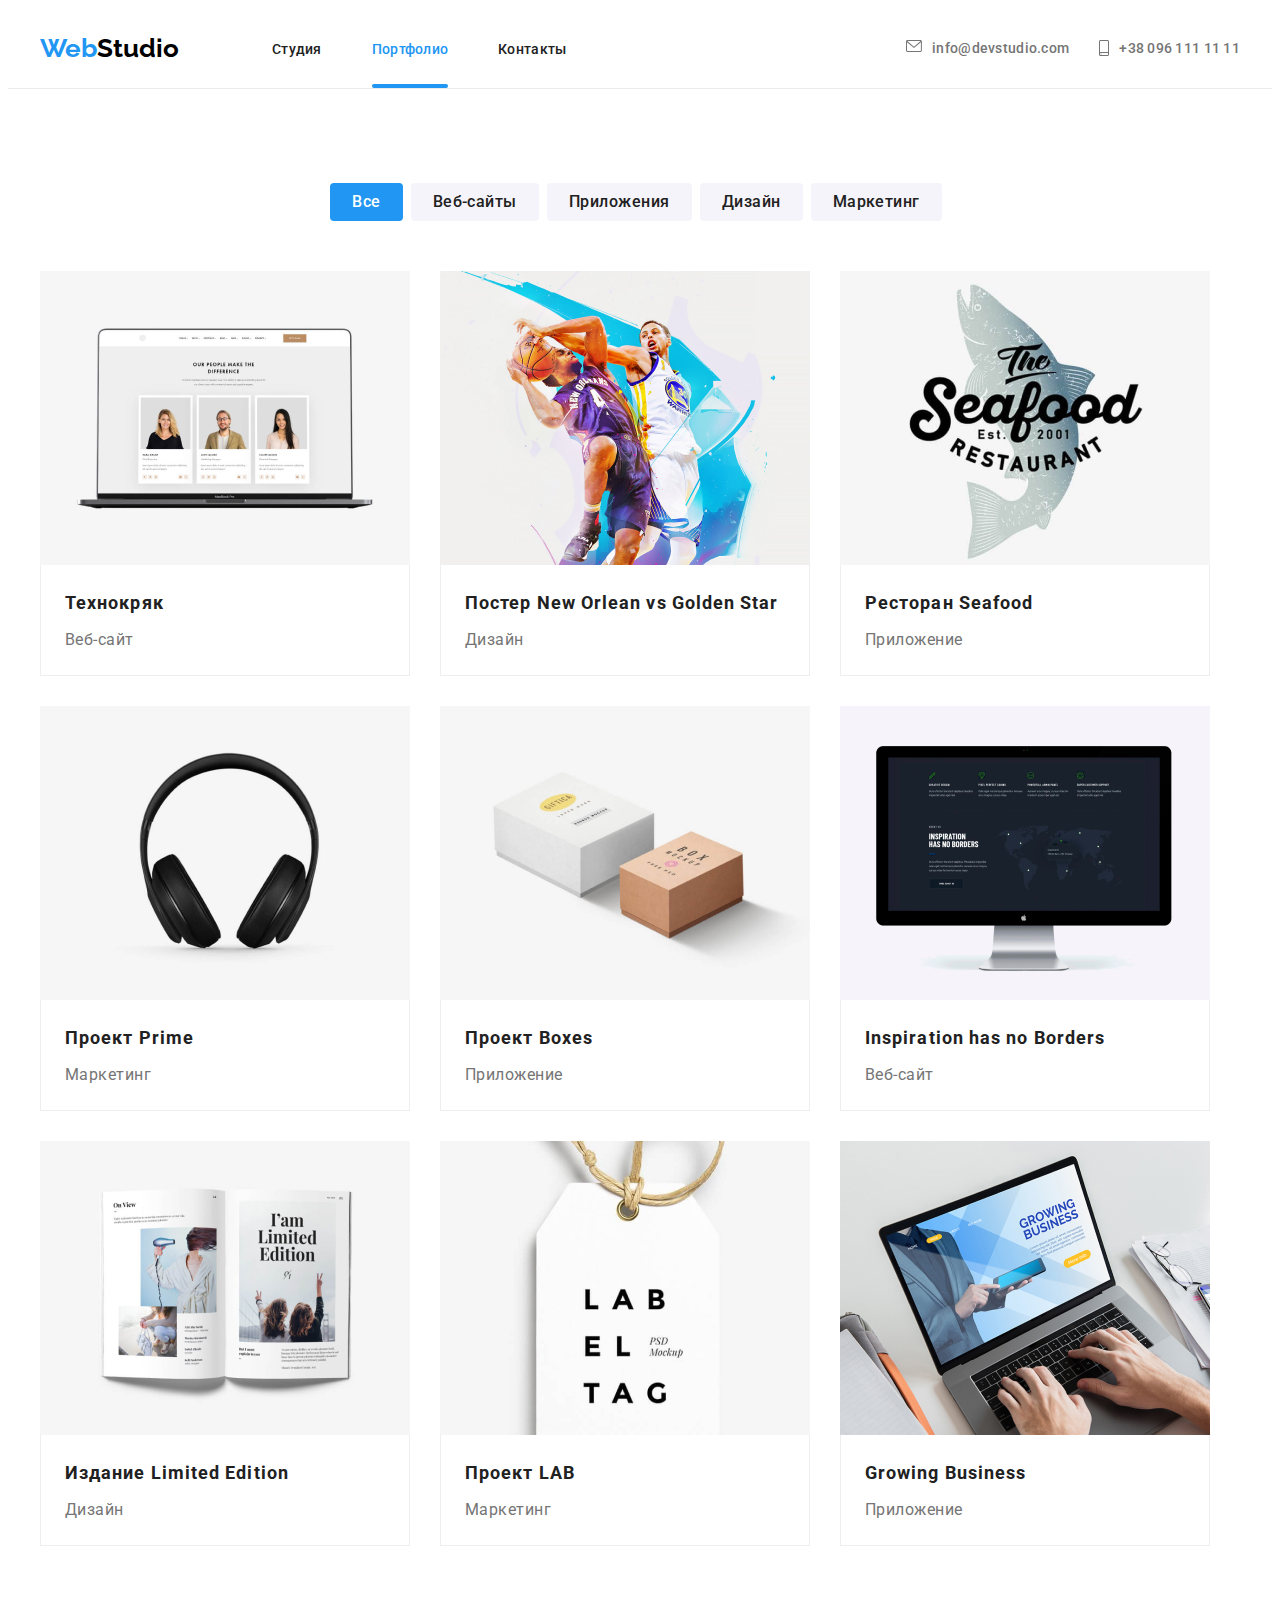
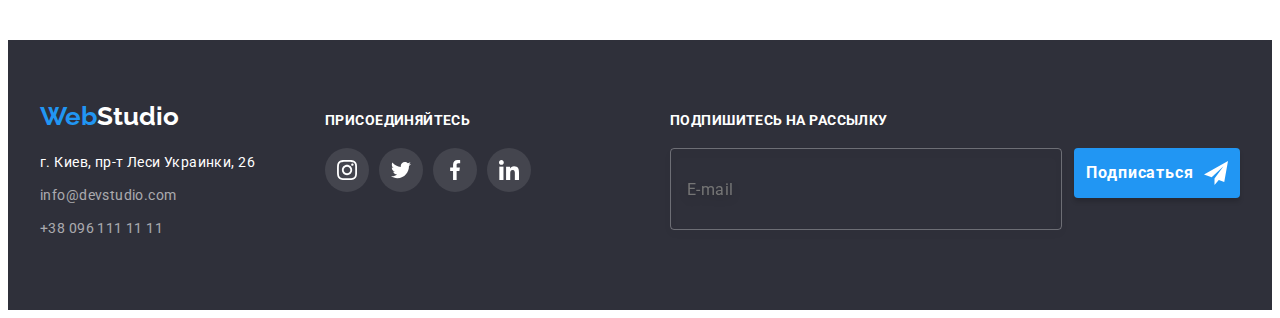
<file: portfolio.html>
<!DOCTYPE html>
<html lang="en">
  <head>
    <meta charset="UTF-8" />
    <meta http-equiv="X-UA-Compatible" content="IE=edge" />
    <meta name="viewport" content="width=device-width, initial-scale=1.0" />
    <title>Портфолио</title>
    <link
      rel="stylesheet"
      href="https://cdnjs.cloudflare.com/ajax/libs/modern-normalize/1.1.0/modern-normalize.min.css"
      integrity="sha512-wpPYUAdjBVSE4KJnH1VR1HeZfpl1ub8YT/NKx4PuQ5NmX2tKuGu6U/JRp5y+Y8XG2tV+wKQpNHVUX03MfMFn9Q=="
      crossorigin="anonymous"
      referrerpolicy="no-referrer"
    />
    <link rel="stylesheet" href="./css/main.min.css">
    <link rel="preconnect" href="https://fonts.gstatic.com" />
    <link
      href="https://fonts.googleapis.com/css2?family=Raleway:wght@700&family=Roboto:wght@400;500;700;900&display=swap"
      rel="stylesheet"
    />
  </head>
  <body>
    <header class="header">
      <div class="container header__container">
        <button class="mobile-menu-btn" type="button" data-menu-button>
             <svg class="mobile-menu-icon" width="24" height="16">
                 <use class="mobile-menu-burger" href="./images/icons.svg#icon-menu"></use>
                 <use class="mobile-menu-close" href="./images/icons.svg#icon-close"></use>
             </svg>
        </button>
        <a href="./index.html" class="logo"
          ><span class="logo-beginning">Web</span
          ><span >Studio</span></a
        >
        
        <nav class="nav">
          <ul class="header__list">
            <li class="nav__item">
              <a href="./index.html" class="nav__link  ">Студия</a>
            </li>
            <li class="nav__item">
              <a href="./portfolio.html" class="nav__link nav__link--active">Портфолио</a>
            </li>
            <li class="nav__item">
              <a href="" class="nav__link">Контакты</a>
            </li>
          </ul>
        </nav>
        <ul class="contact">
          <li class="contact__li">
            <a href="mailto:info@devstudio.com" class="contact__link"
              ><svg width="16" height="12" class="contact__icon">
                <use href="./images/icons.svg#icon-mail"></use>
              </svg>

              info@devstudio.com</a
            >
          </li>
          <li class="contact__li">
            <a href="tel:+380961111111" class="contact__link">
              <svg width="10" height="16" class="contact__icon">
                <use href="./images/icons.svg#icon-tel"></use>
              </svg>
              +38 096 111 11 11</a
            >
          </li>
        </ul>
      </div>
    </header>
         <div class="mobile-menu" data-menu>
        <ul class="mobile-menu-nav list">
            <li class="mobile-menu-nav-item">
                <a class="mobile-menu__link" href="index.html">Студия </a>
            </li>
            <li class="mobile-menu-nav-item">
                <a class="mobile-menu__link current" href="portfolio.html">Портфолио</a>
            </li>
            <li class="mobile-menu-nav-item">
                <a class="mobile-menu__link" href="">Контакты</a>
            </li>
        </ul>

        <ul class="mobile-menu-contacts list">
            <li class="mobile-menu-contacts-item">
                <a class="mobile-menu__contacts__tel accent" href=""> +38 096 111 11 11 </a>
            </li>
            <li class="mobile-menu-contacts-item">
                <a class="mobile-menu__contacts__mail" href="">info@devstudio.com</a>
            </li>
        </ul>

        <ul class="mobile-menu-socials list">
            <li class="mobile-menu-socials-item">
                <a class="mobile-menu-socials-link link" href=""> Instagram </a>
            </li>
            <li class="mobile-menu-socials-item">
                <a class="mobile-menu-socials-link link" href="">Twitter</a>
            </li>
            <li class="mobile-menu-socials-item">
                <a class="mobile-menu-socials-link link" href="">Facebook</a>
            </li>
            <li class="mobile-menu-socials-item">
                <a class="mobile-menu-socials-link link" href="">LinkedIn</a>
            </li>
        </ul>
    </div>
    <main>
      <!--Категории портфолио-->
      <section class="portfolio">
        <div class="container">
          <ul class="category__list">
            <li>
              <button type="button" class="category__btn category__btn--active">
                Все
              </button>
            </li>
            <li>
              <button type="button" class="category__btn">Веб-сайты</button>
            </li>
            <li>
              <button type="button" class="category__btn">Приложения</button>
            </li>
            <li><button type="button" class="category__btn">Дизайн</button></li>
            <li>
              <button type="button" class="category__btn">Маркетинг</button>
            </li>
          </ul>

          <!--Карточки портфолио-->

          <ul class="portfolio__list">
            <li class="portfolio__item">
              <div class="portfolio__thumb">
                <picture>
                <source
                media="(max-width:767px)"
                srcset="./images\portfolio\portfolio-img-1@1x_mob.jpg 1x, images\portfolio\portfolio-img-1@2x_mob.jpg 2x"
                type="image/jpg">
                <source
                media="(max-width:1199px)"
                srcset="./images\portfolio\portfolio-img-1@1x_tab.jpg 1x, images\portfolio\portfolio-img-1@2x_tab.jpg 2x"
                type="image/jpg">
                <source
                media="(min-width:1200px)"
                srcset="./images\portfolio\portfolio-img-1@1x_desk.jpg 1x, images\portfolio\portfolio-img-1@2x_desk.jpg 2x"
                type="image/jpg">
                <img
                  src="./images/portfolio/portfolio-img-1@1x_mob.jpg"
                  alt="Ноутбук"
                  width="450"
                />
                </picture>
                <div class="portfolio__img-overlay">
                  <p class="portfolio__text-overlay">
                    Ресурс предлагает комплексные предложения с разным уровнем
                    функционала и сервисов. Все это позволит посетителю получить
                    исчерпывающие сведения о компании или частном лице.
                  </p>
                </div>
              </div>
              <div class="portfolio__box">
                <h3 class="portfolio__title">Технокряк</h3>
                <p class="portfolio__text">Веб-сайт</p>
              </div>
            </li>
            <li class="portfolio__item">
              <div class="portfolio__thumb">
                <picture>
                <source
                media="(max-width:767px)"
                srcset="./images\portfolio\portfolio-img-2@1x_mob.jpg 1x, images\portfolio\portfolio-img-2@2x_mob.jpg 2x"
                type="image/jpg">
                <source
                media="(max-width:1199px)"
                srcset="./images\portfolio\portfolio-img-2@1x_tab.jpg 1x, images\portfolio\portfolio-img-2@2x_tab.jpg 2x"
                type="image/jpg">
                <source
                media="(min-width:1200px)"
                srcset="./images\portfolio\portfolio-img-2@1x_desk.jpg 1x, images\portfolio\portfolio-img-2@2x_desk.jpg 2x"
                type="image/jpg">
                <img
                  src="./images/portfolio/portfolio-img-2@1x_mob.jpg"
                  alt="Игра в баскетбол"
                  width="450"
                />
                </picture>
                <div class="portfolio__img-overlay">
                  <p class="portfolio__text-overlay">
                    Ресурс предлагает комплексные предложения с разным уровнем
                    функционала и сервисов. Все это позволит посетителю получить
                    исчерпывающие сведения о компании или частном лице.
                  </p>
                </div>
              </div>
              <div class="portfolio__box">
                <h3 class="portfolio__title">
                  Постер New Orlean vs Golden Star
                </h3>
                <p class="portfolio__text">Дизайн</p>
              </div>
            </li>
            <li class="portfolio__item">
              <div class="portfolio__thumb">
                <picture>
                <source
                media="(max-width:767px)"
                srcset="./images\portfolio\portfolio-img-3@1x_mob.jpg 1x, images\portfolio\portfolio-img-3@2x_mob.jpg 2x"
                type="image/jpg">
                <source
                media="(max-width:1199px)"
                srcset="./images\portfolio\portfolio-img-3@1x_tab.jpg 1x, images\portfolio\portfolio-img-3@2x_tab.jpg 2x"
                type="image/jpg">
                <source
                media="(min-width:1200px)"
                srcset="./images\portfolio\portfolio-img-3@1x_desk.jpg 1x, images\portfolio\portfolio-img-3@2x_desk.jpg 2x"
                type="image/jpg">
                <img
                  src="./images/portfolio/portfolio-img-3@1x_mob.jpg"
                  alt="Логотип с рыбой"
                  width="450"
                />
                </picture>
                <div class="portfolio__img-overlay">
                  <p class="portfolio__text-overlay">
                    Ресурс предлагает комплексные предложения с разным уровнем
                    функционала и сервисов. Все это позволит посетителю получить
                    исчерпывающие сведения о компании или частном лице.
                  </p>
                </div>
              </div>
              <div class="portfolio__box">
                <h3 class="portfolio__title">Ресторан Seafood</h3>
                <p class="portfolio__text">Приложение</p>
              </div>
            </li>
            <li class="portfolio__item">
              <div class="portfolio__thumb">
                <picture>
                <source
                media="(max-width:767px)"
                srcset="./images\portfolio\portfolio-img-4@1x_mob.jpg 1x, images\portfolio\portfolio-img-4@2x_mob.jpg 2x"
                type="image/jpg">
                <source
                media="(max-width:1199px)"
                srcset="./images\portfolio\portfolio-img-4@1x_tab.jpg 1x, images\portfolio\portfolio-img-4@2x_tab.jpg 2x"
                type="image/jpg">
                <source
                media="(min-width:1200px)"
                srcset="./images\portfolio\portfolio-img-4@1x_desk.jpg 1x, images\portfolio\portfolio-img-4@2x_desk.jpg 2x"
                type="image/jpg">
                <img
                  src="./images/portfolio/portfolio-img-4@1x_mob.jpg"
                  alt="Наушники"
                  width="450"
                />
                </picture>
                <div class="portfolio__img-overlay">
                  <p class="portfolio__text-overlay">
                    Ресурс предлагает комплексные предложения с разным уровнем
                    функционала и сервисов. Все это позволит посетителю получить
                    исчерпывающие сведения о компании или частном лице.
                  </p>
                </div>
              </div>
              <div class="portfolio__box">
                <h3 class="portfolio__title">Проект Prime</h3>
                <p class="portfolio__text">Маркетинг</p>
              </div>
            </li>
            <li class="portfolio__item">
              <div class="portfolio__thumb">
                <picture>
                <source
                media="(max-width:767px)"
                srcset="./images\portfolio\portfolio-img-5@1x_mob.jpg 1x, images\portfolio\portfolio-img-5@2x_mob.jpg 2x"
                type="image/jpg">
                <source
                media="(max-width:1199px)"
                srcset="./images\portfolio\portfolio-img-5@1x_tab.jpg 1x, images\portfolio\portfolio-img-5@2x_tab.jpg 2x"
                type="image/jpg">
                <source
                media="(min-width:1200px)"
                srcset="./images\portfolio\portfolio-img-5@1x_desk.jpg 1x, images\portfolio\portfolio-img-5@2x_desk.jpg 2x"
                type="image/jpg">
                <img
                  src="./images/portfolio/portfolio-img-5@1x_mob.jpg"
                  alt="Коробки"
                  width="450"
                />
                </picture>
                <div class="portfolio__img-overlay">
                  <p class="portfolio__text-overlay">
                    Ресурс предлагает комплексные предложения с разным уровнем
                    функционала и сервисов. Все это позволит посетителю получить
                    исчерпывающие сведения о компании или частном лице.
                  </p>
                </div>
              </div>
              <div class="portfolio__box">
                <h3 class="portfolio__title">Проект Boxes</h3>
                <p class="portfolio__text">Приложение</p>
              </div>
            </li>
            <li class="portfolio__item">
              <div class="portfolio__thumb">
                <picture>
                <source
                media="(max-width:767px)"
                srcset="./images\portfolio\portfolio-img-6@1x_mob.jpg 1x, images\portfolio\portfolio-img-6@2x_mob.jpg 2x"
                type="image/jpg">
                <source
                media="(max-width:1199px)"
                srcset="./images\portfolio\portfolio-img-6@1x_tab.jpg 1x, images\portfolio\portfolio-img-6@2x_tab.jpg 2x"
                type="image/jpg">
                <source
                media="(min-width:1200px)"
                srcset="./images\portfolio\portfolio-img-6@1x_desk.jpg 1x, images\portfolio\portfolio-img-6@2x_desk.jpg 2x"
                type="image/jpg">
                <img
                  src="./images/portfolio/portfolio-img-6@1x_mob.jpg"
                  alt="Монитор"
                  width="450"
                />
                </picture>
                <div class="portfolio__img-overlay">
                  <p class="portfolio__text-overlay">
                    Ресурс предлагает комплексные предложения с разным уровнем
                    функционала и сервисов. Все это позволит посетителю получить
                    исчерпывающие сведения о компании или частном лице.
                  </p>
                </div>
              </div>
              <div class="portfolio__box">
                <h3 class="portfolio__title">Inspiration has no Borders</h3>
                <p class="portfolio__text">Веб-сайт</p>
              </div>
            </li>
            <li class="portfolio__item">
              <div class="portfolio__thumb">
                <picture>
                <source
                media="(max-width:767px)"
                srcset="./images\portfolio\portfolio-img-7@1x_mob.jpg 1x, images\portfolio\portfolio-img-7@2x_mob.jpg 2x"
                type="image/jpg">
                <source
                media="(max-width:1199px)"
                srcset="./images\portfolio\portfolio-img-7@1x_tab.jpg 1x, images\portfolio\portfolio-img-7@2x_tab.jpg 2x"
                type="image/jpg">
                <source
                media="(min-width:1200px)"
                srcset="./images\portfolio\portfolio-img-7@1x_desk.jpg 1x, images\portfolio\portfolio-img-7@2x_desk.jpg 2x"
                type="image/jpg">
                <img
                  src="./images/portfolio/portfolio-img-7@1x_mob.jpg"
                  alt="Книга"
                  width="450"
                />
                </picture>
                <div class="portfolio__img-overlay">
                  <p class="portfolio__text-overlay">
                    Ресурс предлагает комплексные предложения с разным уровнем
                    функционала и сервисов. Все это позволит посетителю получить
                    исчерпывающие сведения о компании или частном лице.
                  </p>
                </div>
              </div>
              <div class="portfolio__box">
                <h3 class="portfolio__title">Издание Limited Edition</h3>
                <p class="portfolio__text">Дизайн</p>
              </div>
            </li>
            <li class="portfolio__item">
              <div class="portfolio__thumb">
                <picture>
                <source
                media="(max-width:767px)"
                srcset="./images\portfolio\portfolio-img-8@1x_mob.jpg 1x, images\portfolio\portfolio-img-8@2x_mob.jpg 2x"
                type="image/jpg">
                <source
                media="(max-width:1199px)"
                srcset="./images\portfolio\portfolio-img-8@1x_tab.jpg 1x, images\portfolio\portfolio-img-8@2x_tab.jpg 2x"
                type="image/jpg">
                <source
                media="(min-width:1200px)"
                srcset="./images\portfolio\portfolio-img-8@1x_desk.jpg 1x, images\portfolio\portfolio-img-8@2x_desk.jpg 2x"
                type="image/jpg">
                <img
                  src="./images/portfolio/portfolio-img-8@1x_mob.jpg"
                  alt="Бирка"
                  width="450"
                />
                </picture>
                <div class="portfolio__img-overlay">
                  <p class="portfolio__text-overlay">
                    Ресурс предлагает комплексные предложения с разным уровнем
                    функционала и сервисов. Все это позволит посетителю получить
                    исчерпывающие сведения о компании или частном лице.
                  </p>
                </div>
              </div>
              <div class="portfolio__box">
                <h3 class="portfolio__title">Проект LAB</h3>
                <p class="portfolio__text">Маркетинг</p>
              </div>
            </li>
            <li class="portfolio__item">
              <div class="portfolio__thumb">
                <picture>
                <source
                media="(max-width:767px)"
                srcset="./images\portfolio\portfolio-img-9@1x_mob.jpg 1x, images\portfolio\portfolio-img-9@2x_mob.jpg 2x"
                type="image/jpg">
                <source
                media="(max-width:1199px)"
                srcset="./images\portfolio\portfolio-img-9@1x_tab.jpg 1x, images\portfolio\portfolio-img-9@2x_tab.jpg 2x"
                type="image/jpg">
                <source
                media="(min-width:1200px)"
                srcset="./images\portfolio\portfolio-img-9@1x_desk.jpg 1x, images\portfolio\portfolio-img-9@2x_desk.jpg 2x"
                type="image/jpg">
                <img
                  src="./images/portfolio/portfolio-img-9@1x_mob.jpg"
                  alt="Печать на ноутбуке"
                  width="450"
                />
                </picture>
                <div class="portfolio__img-overlay">
                  <p class="portfolio__text-overlay">
                    Ресурс предлагает комплексные предложения с разным уровнем
                    функционала и сервисов. Все это позволит посетителю получить
                    исчерпывающие сведения о компании или частном лице.
                  </p>
                </div>
              </div>
              <div class="portfolio__box">
                <h3 class="portfolio__title">Growing Business</h3>
                <p class="portfolio__text">Приложение</p>
              </div>
            </li>
          </ul>
        </div>
      </section>
    </main>
    <!--Подвал сайта-->
     <footer class="footer">
      <div class="container footer__section">
        <div>
             
          <address class="footer__address">
            <a href="./index.html" class="logo logo-reverse footer__logo"
              ><span class="logo-beginning">Web</span
              ><span >Studio</span></a
            >
            <ul class="address__list">
              <li class="address__item">
                <p class="footer__paragraph">г. Киев, пр-т Леси Украинки, 26</p>
              </li>
              <li class="address__item">
                <a href="mailto:info@devstudio.com" class="address__link"
                  >info@devstudio.com</a
                >
              </li>
              <li class="address__item">
                <a href="tel:+380961111111" class="address__link"
                  >+38 096 111 11 11</a
                >
              </li>
            </ul>
          </address>
        </div>
        <div class="footer__socials">
        <h3 class="footer__title">присоединяйтесь</h3>
            <ul class="social">
                <li class="social-media__item">
                    <a class="social__link footer__social-link" href="">
                        <svg class="social__icon footer__icon" width="20" height="20">
                            <use href="./images/icons.svg#icon-instagram"></use>
                        </svg>
                    </a>
                </li>
                <li class="social-media__item">
                    <a class="social__link footer__social-link" href="">
                        <svg class="social__icon footer__icon" width="20" height="20">
                         <use href="./images/icons.svg#icon-twitter"></use>
                        </svg>
                    </a>
                </li>
                <li class="social-media__item">
                    <a class="social__link footer__social-link" href="">
                        <svg class="social__icon footer__icon" width="20" height="20">
                            <use href="./images/icons.svg#icon-facebook"></use>
                        </svg>
                    </a>
                </li>
                <li class="social-media__item">
                    <a class="social__link footer__social-link" href="">
                        <svg class="social__icon footer__icon" width="20" height="20">
                            <use href="./images/icons.svg#icon-linkedin"></use>
                        </svg>
                    </a>
                </li>
            </ul>     
        </div>
        <div class="subscribe">
          <p class="footer__title">Подпишитесь на рассылку</p>
          <form class="subscribe__form"> 
            <label for="">
              <input
                type="email"
                name="user-mail"
                placeholder="E-mail"
                class="subscribe__input"/>
              </label>
              <button class="subscribe-btn" type="button">
                <span class="subscribe-btn__text">
                  Подписаться
                </span>
                <svg class="subscribe-btn__icon">
                  <use href="./images/icons.svg#icon-send">
                </svg>
              </button>
          </form>
        </div>
      </div>
    </footer>
        <script src="./js/menu.js"></script>
  </body>
</html>
</file>
<file: css/main.min.css>
:root{--header-color: #212121;--text-color: #757575;--main-header-color: #ffffff;--animation-color: #2196f3;--bg-color: #f5f4fa;--hero-and-footer-color: #2f303a;--portfolio-bgc: #e5e5e5;--logo-color: #000000;--items: 2;--indent: 30px}.visually-hidden{visibility:hidden}body{font-family:Roboto,sans-serif;font-weight:400;color:var(--text-color)}.no-scroll{overflow:hidden}a{text-decoration:none}h1,h2,h3,h4,h5,h6,p{margin:0}ul{list-style-type:none;margin:0;padding:0}img{display:block;max-width:100%;height:auto;-o-object-fit:cover;object-fit:cover;-o-object-position:center;object-position:center}.backdrop{display:-webkit-box;display:-ms-flexbox;display:flex;-webkit-box-align:center;-ms-flex-align:center;align-items:center;-webkit-box-pack:center;-ms-flex-pack:center;justify-content:center;position:fixed;top:0;left:0;width:100%;height:100%;background-color:rgba(0,0,0,.2)}.backdrop.is-hidden{opacity:0;visibility:hidden;pointer-events:none}.checkbox__label{display:-webkit-box;display:-ms-flexbox;display:flex;-webkit-box-align:center;-ms-flex-align:center;align-items:center;-webkit-box-pack:center;-ms-flex-pack:center;justify-content:center;margin-bottom:30px}.checkbox{position:absolute;width:1px;height:1px;margin:-1px;border:0;padding:0;white-space:nowrap;-webkit-clip-path:inset(100%);clip-path:inset(100%);clip:rect(0 0 0 0);overflow:hidden}.checkbox__text{font-family:"Roboto";font-style:normal;font-weight:400;font-size:12px;line-height:1.7;letter-spacing:.03em;color:#757575}@media screen and (min-width: 1200px){.checkbox__text{font-size:14px;line-height:1,17}}.modal-check{position:absolute;left:0;bottom:80px}.modal-check:checked+.checkbox__box{border-color:var(--animation-color);background-color:var(--animation-color)}.checkbox__box{display:-webkit-box;display:-ms-flexbox;display:flex;-webkit-box-align:center;-ms-flex-align:center;align-items:center;-webkit-box-pack:center;-ms-flex-pack:center;justify-content:center;margin-right:8px;width:16px;height:15px;border:1px solid #000;border-radius:2px;background-color:#fff;-webkit-transition:250ms cubic-bezier(0.4, 0, 0.2, 1);transition:250ms cubic-bezier(0.4, 0, 0.2, 1)}.checkbox__link{-webkit-text-decoration-line:underline;text-decoration-line:underline;color:var(--animation-color)}@media screen and (min-width: 1200px){.checkbox__link{font-size:14px}}.chekbox_icon{fill:#fff}.checkbox__btn{width:200px;height:50px;margin:0 auto;display:block;background:#188ce8;-webkit-box-shadow:0px 4px 4px rgba(0,0,0,.15);box-shadow:0px 4px 4px rgba(0,0,0,.15);border-radius:4px;border:none;cursor:pointer;-webkit-transition:250ms cubic-bezier(0.4, 0, 0.2, 1);transition:250ms cubic-bezier(0.4, 0, 0.2, 1)}.checkbox__btn:hover{background-color:var(--animation-color)}.checkbox__btn-text{font-family:"Roboto";font-style:normal;font-weight:700;font-size:16px;line-height:1.88;display:-webkit-box;display:-ms-flexbox;display:flex;-webkit-box-align:center;-ms-flex-align:center;align-items:center;text-align:center;-webkit-box-pack:center;-ms-flex-pack:center;justify-content:center;letter-spacing:.06em;color:#fff}.container{width:100%;margin-left:auto;margin-right:auto;padding-left:15px;padding-right:15px}@media screen and (min-width: 480px){.container{width:480px}}@media screen and (min-width: 768px){.container{width:768px}}@media screen and (min-width: 1200px){.container{width:1200px}}.logo{display:-webkit-inline-box;display:-ms-inline-flexbox;display:inline-flex;color:var(--logo-color);font-family:"Raleway";font-style:normal;font-weight:700;font-size:26px}.logo-beginning{color:var(--animation-color)}.logo-reverse{color:var(--main-header-color);margin-bottom:20px}@media screen and (min-width: 1200px){.logo-reverse{display:-webkit-box;display:-ms-flexbox;display:flex;-webkit-box-align:baseline;-ms-flex-align:baseline;align-items:baseline;font-size:26px}}.modal{position:absolute;padding:40px;top:50%;left:50%;-webkit-transform:translate(-50%, -50%);transform:translate(-50%, -50%);min-height:609px;max-width:450px;width:100%;background-color:#fff;-webkit-box-shadow:0px 1px 3px rgba(0,0,0,.12),0px 1px 1px rgba(0,0,0,.14),0px 2px 1px rgba(0,0,0,.2);box-shadow:0px 1px 3px rgba(0,0,0,.12),0px 1px 1px rgba(0,0,0,.14),0px 2px 1px rgba(0,0,0,.2);border-radius:4px;z-index:100}@media screen and (min-width: 1200px){.modal{min-width:528px;min-height:581px}}.close{display:-webkit-box;display:-ms-flexbox;display:flex;-webkit-box-align:center;-ms-flex-align:center;align-items:center;-webkit-box-pack:center;-ms-flex-pack:center;justify-content:center;cursor:pointer;padding:0%;top:8px;right:8px;position:absolute;width:30px;height:30px;border-radius:50%;border:1px solid rgba(0,0,0,.1);background-color:rgba(0,0,0,0)}.close:hover,.close:focus{color:var(--animation-color)}.close .close-img{fill:currentColor}.modal__text{font-family:"Roboto";font-style:normal;font-weight:700;font-size:20px;line-height:1.5;text-align:center;letter-spacing:.03em;color:#212121;margin-bottom:12px}@media screen and (min-width: 1200px){.modal__text{line-height:1.15}}.modal__input{width:100%;height:40px;padding:12px 15px 12px 42px;font-size:16px;line-height:1.25;letter-spacing:.03em;color:var(--main-text-color);border:1px solid rgba(33,33,33,.2);border-radius:4px;-webkit-transition:250ms cubic-bezier(0.4, 0, 0.2, 1);transition:250ms cubic-bezier(0.4, 0, 0.2, 1);cursor:pointer}.modal__input:focus+.modal__icon{fill:#2196f3}.modal__input:focus{outline:rgba(0,0,0,0);border-color:#2196f3}.modal__item:not(:last-child){position:relative;margin-bottom:10px}.modal__item:last-child{margin-bottom:20px}.modal__title{display:block;font-family:"Roboto";font-style:normal;font-weight:400;font-size:12px;line-height:14px;letter-spacing:.01em;color:#757575;padding-bottom:4px}.modal__icon{position:absolute;top:55%;left:12px;-webkit-transition:250ms cubic-bezier(0.4, 0, 0.2, 1);transition:250ms cubic-bezier(0.4, 0, 0.2, 1);fill:#212121}.modal__com{resize:none;width:100%;height:120px;padding:12px 16px;color:var(--main-text-color);background-color:rgba(0,0,0,0);border:1px solid rgba(33,33,33,.2);border-radius:4px;-webkit-transition:250ms cubic-bezier(0.4, 0, 0.2, 1);transition:250ms cubic-bezier(0.4, 0, 0.2, 1)}.modal__com::-webkit-input-placeholder{font-size:14px;line-height:1.14;letter-spacing:.01em;color:rgba(117,117,117,.5)}.modal__com::-moz-placeholder{font-size:14px;line-height:1.14;letter-spacing:.01em;color:rgba(117,117,117,.5)}.modal__com:-ms-input-placeholder{font-size:14px;line-height:1.14;letter-spacing:.01em;color:rgba(117,117,117,.5)}.modal__com::-ms-input-placeholder{font-size:14px;line-height:1.14;letter-spacing:.01em;color:rgba(117,117,117,.5)}.modal__com::placeholder{font-size:14px;line-height:1.14;letter-spacing:.01em;color:rgba(117,117,117,.5)}.modal__com:focus{outline:rgba(0,0,0,0);border-color:#2196f3}.social{margin-top:16px;display:-webkit-box;display:-ms-flexbox;display:flex;-webkit-box-pack:center;-ms-flex-pack:center;justify-content:center;gap:10px}.social__icon{fill:#afb1b8;width:20px;height:20px;-webkit-transition:250ms cubic-bezier(0.4, 0, 0.2, 1);transition:250ms cubic-bezier(0.4, 0, 0.2, 1)}.social__link{display:-webkit-box;display:-ms-flexbox;display:flex;-webkit-box-pack:center;-ms-flex-pack:center;justify-content:center;-webkit-box-align:center;-ms-flex-align:center;align-items:center;width:44px;height:44px;border-radius:50%;background-color:#fff;-webkit-transition:250ms cubic-bezier(0.4, 0, 0.2, 1);transition:250ms cubic-bezier(0.4, 0, 0.2, 1)}.social__link:focus,.social__link:hover{background-color:var(--animation-color);-webkit-transition:250ms cubic-bezier(0.4, 0, 0.2, 1);transition:250ms cubic-bezier(0.4, 0, 0.2, 1)}.social__link:hover .social__icon,.social__link:focus .social__icon{fill:var(--main-header-color);-webkit-transition:250ms cubic-bezier(0.4, 0, 0.2, 1);transition:250ms cubic-bezier(0.4, 0, 0.2, 1)}.mobile-menu-btn{background-color:rgba(0,0,0,0);color:#212121;border:none;width:40px;height:40px;position:absolute;top:22px;right:23px;display:-webkit-box;display:-ms-flexbox;display:flex;-webkit-box-pack:center;-ms-flex-pack:center;justify-content:center;margin-left:auto;z-index:1000}.mobile-menu-btn:hover,.mobile-menu-btn:focus{color:#2196f3}@media screen and (min-width: 768px){.mobile-menu-btn{display:none}}.mobile-menu__link{font-family:"Roboto";font-style:normal;font-weight:500;font-size:40px;line-height:47px;letter-spacing:.02em;color:#212121}.mobile-menu-icon{fill:currentColor}.mobile-menu{display:-webkit-box;display:-ms-flexbox;display:flex;-webkit-box-orient:vertical;-webkit-box-direction:normal;-ms-flex-direction:column;flex-direction:column;position:fixed;top:0;left:0;width:100%;height:100%;padding:48px 40px;background-color:#fff;z-index:100;-webkit-transition:-webkit-transform 250ms cubic-bezier(0.4, 0, 0.2, 1);transition:-webkit-transform 250ms cubic-bezier(0.4, 0, 0.2, 1);transition:transform 250ms cubic-bezier(0.4, 0, 0.2, 1);transition:transform 250ms cubic-bezier(0.4, 0, 0.2, 1), -webkit-transform 250ms cubic-bezier(0.4, 0, 0.2, 1);-webkit-transform:translateX(100%);transform:translateX(100%)}.mobile-menu.is-open{-webkit-transform:translateX(0);transform:translateX(0)}.mobile-menu-burger{-webkit-transition:-webkit-transform 250ms cubic-bezier(0.4, 0, 0.2, 1);transition:-webkit-transform 250ms cubic-bezier(0.4, 0, 0.2, 1);transition:transform 250ms cubic-bezier(0.4, 0, 0.2, 1);transition:transform 250ms cubic-bezier(0.4, 0, 0.2, 1), -webkit-transform 250ms cubic-bezier(0.4, 0, 0.2, 1)}.mobile-menu-btn.is-open .mobile-menu-burger{opacity:0}.mobile-menu-close{opacity:0;-webkit-transition:-webkit-transform 250ms cubic-bezier(0.4, 0, 0.2, 1);transition:-webkit-transform 250ms cubic-bezier(0.4, 0, 0.2, 1);transition:transform 250ms cubic-bezier(0.4, 0, 0.2, 1);transition:transform 250ms cubic-bezier(0.4, 0, 0.2, 1), -webkit-transform 250ms cubic-bezier(0.4, 0, 0.2, 1)}.mobile-menu-btn.is-open .mobile-menu-close{opacity:1}.mobile-menu-nav{display:block;margin-bottom:auto;font-weight:500;font-size:40px;line-height:1.18;letter-spacing:.02em;color:#212121}.mobile-menu-nav-item:not(:last-child){margin-bottom:32px}.mobile-menu-nav-item .current{color:#2196f3}.mobile-menu-contacts{display:block;margin-bottom:64px;font-weight:500;font-size:24px;line-height:28px;letter-spacing:.02em;color:#757575}.mobile-menu-contacts-item:not(:last-child){margin-bottom:32px}.mobile-menu-contacts-item .accent{font-size:34px;color:#2196f3}.mobile-menu-socials{display:-webkit-box;display:-ms-flexbox;display:flex;-webkit-box-align:center;-ms-flex-align:center;align-items:center;-ms-flex-wrap:wrap;flex-wrap:wrap;gap:10px;font-weight:500;font-size:18px;line-height:1.22;letter-spacing:.02em;color:#2196f3}.mobile-menu-socials-link{font-family:"Roboto";font-style:normal;font-weight:500;font-size:18px;line-height:1.22;letter-spacing:.02em;color:#2196f3}.mobile-menu-socials-item:not(:last-child) .mobile-menu-socials-link{border-right:1px solid rgba(33,33,33,.2);padding-right:10px}.mobile-menu__contacts__tel{font-weight:500;font-size:34px;line-height:1.17;letter-spacing:.02em;color:var(--animation-color);margin-bottom:32px}.mobile-menu__contacts__mail{font-weight:500;font-size:24px;line-height:1.16;letter-spacing:.02em;color:var(--main-text-color)}.header{background-color:var(--main-header-color);border-bottom:1px solid #ececec}.header__container{display:-webkit-box;display:-ms-flexbox;display:flex;-webkit-box-align:center;-ms-flex-align:center;align-items:center;width:100%;height:60px}@media screen and (min-width: 768px){.header__container{height:80px}}@media screen and (min-width: 480px){.header__container{width:480px}}@media screen and (min-width: 768px){.header__container{width:768px}}@media screen and (min-width: 1200px){.header__container{width:1200px}}.header__list{display:-webkit-box;display:-ms-flexbox;display:flex;-webkit-padding-start:0px;padding-inline-start:0px}@media screen and (max-width: 767px){.header__list{display:none}}.nav{margin-left:93px}@media screen and (min-width: 768px)and (max-width: 1199px){.nav{margin-left:88px}}.nav__item:not(:last-child){margin-right:50px}.nav__link{color:var(--header-color);font-weight:500;font-size:14px;line-height:1.1428571429;letter-spacing:.02em;-webkit-transition:250ms cubic-bezier(0.4, 0, 0.2, 1);transition:250ms cubic-bezier(0.4, 0, 0.2, 1)}.nav__link:hover,.nav__link:focus{color:var(--animation-color);-webkit-transition:250ms cubic-bezier(0.4, 0, 0.2, 1);transition:250ms cubic-bezier(0.4, 0, 0.2, 1)}.nav__link--active{position:relative;color:var(--animation-color);padding-top:32px;padding-bottom:32px}.nav__link--active::after{position:absolute;left:0;bottom:1px;width:100%;height:4px;content:"";background-color:var(--animation-color);border-radius:2px}.contact{display:none;margin-left:auto;-ms-flex-wrap:wrap;flex-wrap:wrap}@media screen and (min-width: 768px)and (max-width: 1199px){.contact{display:block}}@media screen and (min-width: 1200px){.contact{display:-webkit-box;display:-ms-flexbox;display:flex}}.contact__li:not(:last-child){-webkit-box-pack:center;-ms-flex-pack:center;justify-content:center}@media screen and (min-width: 768px)and (max-width: 1199px){.contact__li:not(:last-child){margin-bottom:10px}}@media screen and (min-width: 1200px){.contact__li:not(:last-child){margin-right:30px}}.contact__icon{margin-right:10px;fill:currentColor}.contact__link{display:-webkit-box;display:-ms-flexbox;display:flex;color:var(--text-color);font-weight:500;font-size:14px;line-height:1.1428571429;letter-spacing:.02em;-webkit-transition:250ms cubic-bezier(0.4, 0, 0.2, 1);transition:250ms cubic-bezier(0.4, 0, 0.2, 1)}.contact__link:hover,.contact__link:focus{color:var(--animation-color);-webkit-transition:250ms cubic-bezier(0.4, 0, 0.2, 1);transition:250ms cubic-bezier(0.4, 0, 0.2, 1)}@media screen and (max-width: 1200px){.contact__link{font-size:12px}}.hero{max-width:1600px;margin-left:auto;margin-right:auto;padding-top:118px;padding-bottom:118px}@media screen and (min-width: 1200px){.hero{padding-top:200px;padding-bottom:200px}}.hero__img{height:400px;background-position:center;background-repeat:no-repeat;background-size:cover;margin-left:auto;margin-right:auto;background-image:-webkit-gradient(linear, left top, right top, from(rgba(47, 48, 58, 0.4)), to(rgba(47, 48, 58, 0.4))),url(../images/hero@1x_mob.jpg);background-image:linear-gradient(to right, rgba(47, 48, 58, 0.4), rgba(47, 48, 58, 0.4)),url(../images/hero@1x_mob.jpg)}@media(min-device-pixel-ratio: 2),(-webkit-min-device-pixel-ratio: 2),(min-resolution: 192dpi),(min-resolution: 2dppx){.hero__img{background-image:-webkit-gradient(linear, left top, right top, from(rgba(47, 48, 58, 0.4)), to(rgba(47, 48, 58, 0.4))),url(../images/hero/hero@2x_mob.jpg);background-image:linear-gradient(to right, rgba(47, 48, 58, 0.4), rgba(47, 48, 58, 0.4)),url(../images/hero/hero@2x_mob.jpg)}}@media screen and (min-width: 768px){.hero__img{background-image:-webkit-gradient(linear, left top, right top, from(rgba(47, 48, 58, 0.4)), to(rgba(47, 48, 58, 0.4))),url(../images/hero/hero@1x_tab.jpg);background-image:linear-gradient(to right, rgba(47, 48, 58, 0.4), rgba(47, 48, 58, 0.4)),url(../images/hero/hero@1x_tab.jpg)}}@media screen and (min-width: 768px)and (min-device-pixel-ratio: 2),screen and (min-width: 768px)and (-webkit-min-device-pixel-ratio: 2),screen and (min-width: 768px)and (min-resolution: 192dpi),screen and (min-width: 768px)and (min-resolution: 2dppx){.hero__img{background-image:-webkit-gradient(linear, left top, right top, from(rgba(47, 48, 58, 0.4)), to(rgba(47, 48, 58, 0.4))),url(../images/hero/hero@2x_tab.jpg);background-image:linear-gradient(to right, rgba(47, 48, 58, 0.4), rgba(47, 48, 58, 0.4)),url(../images/hero/hero@2x_tab.jpg)}}@media screen and (min-width: 1200px){.hero__img{background-image:-webkit-gradient(linear, left top, right top, from(rgba(47, 48, 58, 0.4)), to(rgba(47, 48, 58, 0.4))),url(../images/hero/hero@1x_desk.jpg);background-image:linear-gradient(to right, rgba(47, 48, 58, 0.4), rgba(47, 48, 58, 0.4)),url(../images/hero/hero@1x_desk.jpg);height:600px}}@media screen and (min-width: 1200px)and (min-device-pixel-ratio: 2),screen and (min-width: 1200px)and (-webkit-min-device-pixel-ratio: 2),screen and (min-width: 1200px)and (min-resolution: 192dpi),screen and (min-width: 1200px)and (min-resolution: 2dppx){.hero__img{background-image:-webkit-gradient(linear, left top, right top, from(rgba(47, 48, 58, 0.4)), to(rgba(47, 48, 58, 0.4))),url(../images/hero/hero@2x_desk.jpg);background-image:linear-gradient(to right, rgba(47, 48, 58, 0.4), rgba(47, 48, 58, 0.4)),url(../images/hero/hero@2x_desk.jpg)}}.hero__title{margin-top:0;margin-bottom:30px;margin-left:auto;margin-right:auto;max-width:360px;color:#fff;font-family:"Roboto";font-style:normal;font-weight:900;font-size:26px;line-height:1.62;text-align:center;letter-spacing:.06em;text-transform:uppercase}@media screen and (min-width: 1200px){.hero__title{font-size:44px;max-width:696px;line-height:1.36}}.hero__btn{display:-webkit-box;display:-ms-flexbox;display:flex;padding:0;background-color:var(--animation-color);color:var(--main-header-color);border-radius:4px;cursor:pointer;font-weight:700;font-size:16px;line-height:1.875;display:flex;-webkit-box-align:center;-ms-flex-align:center;align-items:center;text-align:center;letter-spacing:.06em;width:200px;height:50px;-webkit-box-pack:center;-ms-flex-pack:center;justify-content:center;-ms-flex-line-pack:center;align-content:center;margin-left:auto;margin-right:auto}.benefits{padding-top:60px;padding-bottom:60px}@media screen and (min-width: 1200px){.benefits{padding-top:94px;padding-bottom:94px}}.benefits__list{display:-webkit-box;display:-ms-flexbox;display:flex;-webkit-box-pack:center;-ms-flex-pack:center;justify-content:center;-ms-flex-wrap:wrap;flex-wrap:wrap;gap:30px}@media screen and (min-width: 1200px){.benefits__list{-ms-flex-wrap:nowrap;flex-wrap:nowrap}}.benefits__li{max-width:450px}@media screen and (min-width: 768px)and (max-width: 1199px){.benefits__li{max-width:354px}}@media screen and (min-width: 1200px){.benefits__li{width:270px}}.benefit__icon{display:-webkit-box;display:-ms-flexbox;display:flex;max-width:450px;height:120px;background:#f5f4fa;border-radius:4px;-webkit-box-pack:center;-ms-flex-pack:center;justify-content:center;-webkit-box-align:center;-ms-flex-align:center;align-items:center;margin-bottom:30px}.benefits__title{text-align:center;margin-bottom:10px;font-weight:700;font-size:14px;line-height:1.1428571429;letter-spacing:.03em;text-transform:uppercase;color:var(--header-color)}@media screen and (min-width: 768px){.benefits__title{text-align:start}}.benefits__text{font-size:14px;line-height:1.7142857143;letter-spacing:.03em}.service{padding-bottom:94px}@media screen and (max-width: 1199px){.service{display:none}}.service__title{margin-bottom:50px;font-weight:700;font-size:36px;line-height:1.1666666667;text-align:center;letter-spacing:.03em;color:var(--header-color)}.service__list{display:-webkit-box;display:-ms-flexbox;display:flex;-webkit-box-pack:justify;-ms-flex-pack:justify;justify-content:space-between}.service__item{position:relative}.service__item>.service__text{padding-top:27px;padding-bottom:27px;padding-left:82px;padding-right:83px;width:370px;height:70px;font-weight:700;font-size:14px;line-height:1.1428571429;text-align:center;letter-spacing:.03em;text-transform:uppercase;color:#fff;background-color:rgba(47,48,58,.8);position:absolute;bottom:0;z-index:1}.team{background-color:var(--bg-color);padding-top:60px;padding-bottom:60px}@media screen and (min-width: 1200px){.team{padding-top:94px;padding-bottom:94px}}.team__list{display:-webkit-box;display:-ms-flexbox;display:flex;-ms-flex-wrap:wrap;flex-wrap:wrap;-webkit-box-pack:center;-ms-flex-pack:center;justify-content:center;gap:30px}@media screen and (min-width: 1200px){.team__list{-ms-flex-wrap:nowrap;flex-wrap:nowrap}}.team__item{background-color:var(--main-header-color);width:450px;height:auto;-webkit-box-shadow:0px 1px 3px rgba(0,0,0,.12),0px 1px 1px rgba(0,0,0,.14),0px 2px 1px rgba(0,0,0,.2);box-shadow:0px 1px 3px rgba(0,0,0,.12),0px 1px 1px rgba(0,0,0,.14),0px 2px 1px rgba(0,0,0,.2);border-radius:0px 0px 4px 4px}@media screen and (min-width: 768px){.team__item{width:354px}}@media screen and (min-width: 1200px){.team__item{width:270px}}.team__img{height:460px;width:450px}@media screen and (min-width: 768px){.team__img{height:374px;width:354px}}@media screen and (min-width: 1200px){.team__img{height:260px;width:270px}}.team__paragraph{font-size:16px;line-height:1.1875;text-align:center;letter-spacing:.03em;margin-top:10px}.team__wrapper{-ms-flex-line-pack:justify;align-content:space-between;padding-top:30px;padding-bottom:24px}@media screen and (min-width: 1200px){.team__wrapper{padding-bottom:30px}}.team__title{margin-bottom:30px;font-weight:700;font-size:28px;line-height:1.1666666667;text-align:center;letter-spacing:.03em;color:var(--header-color)}@media screen and (min-width: 1200px){.team__title{margin-bottom:50px;font-size:36px}}.team__name{font-weight:500;font-size:16px;line-height:1.1875;color:var(--header-color);text-align:center;letter-spacing:.03em}.client{padding-bottom:60px;padding-top:60px}@media screen and (min-width: 1200px){.client{padding-bottom:94px;padding-top:94px}}.client__title{margin-bottom:30px;color:var(--header-color);font-weight:bold;font-size:28px;line-height:1.2;text-align:center;letter-spacing:.03em}@media screen and (min-width: 1200px){.client__title{margin-bottom:50px;color:var(--header-color);font-weight:bold;font-size:36px;line-height:1.2;text-align:center;letter-spacing:.03em}}.client__list{display:-webkit-box;display:-ms-flexbox;display:flex;margin-left:auto;margin-right:auto;max-width:480px;-ms-flex-wrap:wrap;flex-wrap:wrap;gap:30px}@media screen and (min-width: 768px){.client__list{max-width:768px}.client__list__item{-ms-flex-preferred-size:calc((100% - var(--indent)*(var(--items) - 1))/var(--items));flex-basis:calc((100% - var(--indent)*(var(--items) - 1))/var(--items))}}@media screen and (min-width: 1200px){.client__list{max-width:1200px}}.client__list-item{color:#afb1b8;min-height:92px;max-width:210px;-ms-flex-preferred-size:calc((100% - 30px*(var(--items) - 1))/var(--items));flex-basis:calc((100% - 30px*(var(--items) - 1))/var(--items))}@media screen and (min-width: 768px){.client__list-item{max-width:226px;--items: 3}}@media screen and (min-width: 1200px){.client__list-item{max-width:170px;--items: 6}}.client__link{width:100%;height:100%;display:-webkit-box;display:-ms-flexbox;display:flex;-webkit-box-pack:center;-ms-flex-pack:center;justify-content:center;-webkit-box-align:center;-ms-flex-align:center;align-items:center;color:inherit;border:1px solid #afb1b8;border-radius:4px;-webkit-transition:250ms cubic-bezier(0.4, 0, 0.2, 1);transition:250ms cubic-bezier(0.4, 0, 0.2, 1)}.client__link:hover,.client__link:focus{color:var(--animation-color);border-color:var(--animation-color)}.client__icon{width:106px;height:60px;fill:currentColor;-webkit-transition:250ms cubic-bezier(0.4, 0, 0.2, 1);transition:250ms cubic-bezier(0.4, 0, 0.2, 1)}.footer{background-color:var(--hero-and-footer-color);display:-webkit-box;display:-ms-flexbox;display:flex;-webkit-box-orient:vertical;-webkit-box-direction:normal;-ms-flex-direction:column;flex-direction:column;padding-top:60px;padding-bottom:60px}@media screen and (min-width: 1200px){.footer{display:-webkit-box;display:-ms-flexbox;display:flex}}.footer__section{padding:0 15px}@media screen and (min-width: 768px){.footer__section{display:-webkit-box;display:-ms-flexbox;display:flex;-ms-flex-wrap:wrap;flex-wrap:wrap}}@media screen and (min-width: 1200px){.footer__section{display:-webkit-box;display:-ms-flexbox;display:flex;-webkit-box-align:baseline;-ms-flex-align:baseline;align-items:baseline}}.footer__address{display:block;-webkit-box-pack:center;-ms-flex-pack:center;justify-content:center;margin-bottom:60px}@media screen and (min-width: 768px){.footer__address{margin-bottom:0}}@media screen and (min-width: 768px)and (max-width: 1199px){.footer__address{margin-left:76px}}@media screen and (min-width: 1200px){.footer__address{margin-bottom:0;margin-right:70px}}.footer__paragraph{color:#fff;font-style:normal;font-weight:400;font-size:14px;line-height:1.71;letter-spacing:.03em}.address__list{text-align:center;-ms-flex-line-pack:center;align-content:center;font-style:normal;font-weight:400;font-size:14px;line-height:1.7142857143;letter-spacing:.03em}@media screen and (min-width: 1200px){.address__list{text-align:start}}.address__item{font-style:normal;font-weight:400;font-size:14px;line-height:1.71;letter-spacing:.03em;margin-bottom:8px}@media screen and (min-width: 1200px){.address__item{margin-bottom:9px}}.address__link{color:rgba(255,255,255,.6);-webkit-transition:250ms cubic-bezier(0.4, 0, 0.2, 1);transition:250ms cubic-bezier(0.4, 0, 0.2, 1)}.address__link:focus,.address__link:hover{color:var(--animation-color);-webkit-transition:250ms cubic-bezier(0.4, 0, 0.2, 1);transition:250ms cubic-bezier(0.4, 0, 0.2, 1)}.footer__socials{margin-bottom:60px}@media screen and (min-width: 768px){.footer__socials{margin-bottom:0}}@media screen and (min-width: 768px)and (max-width: 1199px){.footer__socials{margin-left:165px;margin-top:0;margin-bottom:0}}@media screen and (min-width: 1200px){.footer__socials{margin-right:93px}}.footer__icon{fill:#fff}.footer__social-link{background-color:rgba(255,255,255,.1)}.footer__title{text-align:center;font-weight:700;font-size:14px;line-height:1.1428571429;letter-spacing:.03em;text-transform:uppercase;padding-top:12px;color:var(--main-header-color);margin-bottom:20px}@media screen and (min-width: 1200px){.footer__title{text-align:start}}.footer__social-icon{fill:var(--main-header-color);width:20px;height:20px}.footer__social-link{display:-webkit-box;display:-ms-flexbox;display:flex;-webkit-box-pack:center;-ms-flex-pack:center;justify-content:center;-webkit-box-align:center;-ms-flex-align:center;align-items:center;width:44px;height:44px;border-radius:50%;background-color:rgba(255,255,255,.1);-webkit-transition:250ms cubic-bezier(0.4, 0, 0.2, 1);transition:250ms cubic-bezier(0.4, 0, 0.2, 1)}.footer__social-link:focus,.footer__social-link:hover{background-color:var(--animation-color);-webkit-transition:250ms cubic-bezier(0.4, 0, 0.2, 1);transition:250ms cubic-bezier(0.4, 0, 0.2, 1)}.footer__logo{display:-webkit-box;display:-ms-flexbox;display:flex}@media screen and (max-width: 1199px){.footer__logo{-webkit-box-pack:center;-ms-flex-pack:center;justify-content:center}}.subscribe{display:block;margin-left:auto}@media screen and (min-width: 768px){.subscribe{display:block;margin:60px auto 0 auto;width:450px}}@media screen and (min-width: 1200px){.subscribe{margin:0 0 0 auto;width:570px}}.subscribe__form{display:-webkit-box;display:-ms-flexbox;display:flex}@media screen and (max-width: 1199px){.subscribe__form{display:-webkit-box;display:-ms-flexbox;display:flex;-webkit-box-orient:vertical;-webkit-box-direction:normal;-ms-flex-direction:column;flex-direction:column;-webkit-box-pack:center;-ms-flex-pack:center;justify-content:center}}.subscribe__input{padding:15px 16px;width:100%;height:50px;background-color:rgba(0,0,0,0);color:#fff;font-family:"Roboto";font-style:normal;font-weight:400;font-size:16px;line-height:1.25;letter-spacing:.03em;color:rgba(255,255,255,.6);border:1px solid rgba(255,255,255,.3);-webkit-filter:drop-shadow(0px 4px 4px rgba(0, 0, 0, 0.15));filter:drop-shadow(0px 4px 4px rgba(0, 0, 0, 0.15));border-radius:4px;-webkit-transition:250ms cubic-bezier(0.4, 0, 0.2, 1);transition:250ms cubic-bezier(0.4, 0, 0.2, 1)}@media screen and (min-width: 1200px){.subscribe__input{width:358px}}.subscribe-btn{cursor:pointer;width:200px;height:50px;margin-top:20px;margin-right:auto;margin-left:auto;background:#2196f3;-webkit-box-shadow:0px 4px 4px rgba(0,0,0,.15);box-shadow:0px 4px 4px rgba(0,0,0,.15);border-radius:4px;border:none;display:-webkit-inline-box;display:-ms-inline-flexbox;display:inline-flex;-webkit-box-align:center;-ms-flex-align:center;align-items:center;-webkit-box-pack:center;-ms-flex-pack:center;justify-content:center;-webkit-transition:250ms cubic-bezier(0.4, 0, 0.2, 1);transition:250ms cubic-bezier(0.4, 0, 0.2, 1)}.subscribe-btn:hover,.subscribe-btn:focus{background-color:var(--animation-button)}@media screen and (min-width: 1200px){.subscribe-btn{margin-left:12px;margin-top:0}}.subscribe-btn__text{font-family:"Roboto";font-style:normal;font-weight:700;font-size:16px;line-height:1.88;display:-webkit-box;display:-ms-flexbox;display:flex;-webkit-box-align:center;-ms-flex-align:center;align-items:center;text-align:center;letter-spacing:.06em;color:#fff;margin-right:10px}@media screen and (min-width: 768px){.subscribe-btn__text{margin-top:0}}@media screen and (min-width: 1200px){.subscribe-btn__text{-webkit-box-pack:start;-ms-flex-pack:start;justify-content:flex-start;margin-top:0}}.subscribe-btn__icon{height:24px;width:24px;fill:#fff}.portfolio__img-overlay{position:absolute;top:0;left:0;width:100%;height:100%;overflow:auto;display:-webkit-box;display:-ms-flexbox;display:flex;-webkit-box-align:center;-ms-flex-align:center;align-items:center;padding:24px;background:rgba(33,150,243,.9);-webkit-transform:translateY(100%);transform:translateY(100%);-webkit-transition:-webkit-transform 250ms cubic-bezier(0.4, 0, 0.2, 1);transition:-webkit-transform 250ms cubic-bezier(0.4, 0, 0.2, 1);transition:transform 250ms cubic-bezier(0.4, 0, 0.2, 1);transition:transform 250ms cubic-bezier(0.4, 0, 0.2, 1), -webkit-transform 250ms cubic-bezier(0.4, 0, 0.2, 1)}.portfolio__item:hover .portfolio__img-overlay{-webkit-transform:translateY(0);transform:translateY(0)}.portfolio__list{display:-webkit-box;display:-ms-flexbox;display:flex;-ms-flex-wrap:wrap;flex-wrap:wrap;gap:30px;-webkit-box-orient:vertical;-webkit-box-direction:normal;-ms-flex-direction:column;flex-direction:column}@media screen and (min-width: 768px){.portfolio__list{-webkit-box-orient:horizontal;-webkit-box-direction:normal;-ms-flex-direction:row;flex-direction:row}}.portfolio__item{-ms-flex-preferred-size:calc(33.3333333333% - 30px);flex-basis:calc(33.3333333333% - 30px);-webkit-transition:250ms cubic-bezier(0.4, 0, 0.2, 1);transition:250ms cubic-bezier(0.4, 0, 0.2, 1);width:100%}.portfolio__item:hover{-webkit-box-shadow:0px 1px 1px rgba(0,0,0,.12),0px 4px 4px rgba(0,0,0,.06),1px 4px 6px rgba(0,0,0,.16);box-shadow:0px 1px 1px rgba(0,0,0,.12),0px 4px 4px rgba(0,0,0,.06),1px 4px 6px rgba(0,0,0,.16)}@media screen and (min-width: 768px)and (max-width: 1199px){.portfolio__item:nth-child(2n){margin-right:0}}@media screen and (min-width: 1200px){.portfolio__item:nth-child(3n){margin-right:0}}.portfolio__title{font-weight:700;font-size:18px;line-height:2;color:var(--header-color);letter-spacing:.06em;margin-bottom:4px}.portfolio__text-overlay{font-family:"Roboto";font-style:normal;font-weight:400;font-size:18px;line-height:156%;letter-spacing:.03em;color:#fff}.portfolio__thumb{position:relative;overflow:hidden}@media screen and (min-width: 768px)and (max-width: 1199px){.portfolio__thumb{width:354px}}@media screen and (min-width: 1200px){.portfolio__thumb{width:370px}}.portfolio{padding-top:60px;padding-bottom:60px}@media screen and (min-width: 1200px){.portfolio{padding-top:94px;padding-bottom:94px}}.portfolio__text{font-size:16px;line-height:1.875;letter-spacing:.03em}.category__list{display:-webkit-box;display:-ms-flexbox;display:flex;-ms-flex-wrap:wrap;flex-wrap:wrap;margin-bottom:40px}@media screen and (min-width: 768px){.category__list{-webkit-box-pack:center;-ms-flex-pack:center;justify-content:center;-ms-flex-wrap:wrap;flex-wrap:wrap;margin-bottom:15px}}@media screen and (min-width: 1200px){.category__list{margin-bottom:50px}}.portfolio-header{border-bottom:1px solid #ececec}.portfolio__box{border-left:1px solid #eee;border-right:1px solid #eee;border-bottom:1px solid #eee;padding:20px 24px}@media screen and (min-width: 768px)and (max-width: 1199px){.portfolio__box{max-width:354px}}@media screen and (min-width: 1200px){.portfolio__box{max-width:370px}}.category__btn{color:var(--header-color);font-weight:500;font-size:16px;font-family:Roboto,sans-serif;line-height:1.625;text-align:center;letter-spacing:.03em;border-radius:4px;background-color:var(--bg-color);cursor:pointer;padding:6px 22px;margin-bottom:15px;margin-right:8px;-webkit-transition:250ms cubic-bezier(0.4, 0, 0.2, 1);transition:250ms cubic-bezier(0.4, 0, 0.2, 1);border:0}.category__btn:hover,.category__btn:focus{background-color:var(--animation-color);color:var(--main-header-color)}@media screen and (min-width: 768px){.category__btn{margin-bottom:0}}.category__btn--active{background-color:var(--animation-color);color:var(--main-header-color)}/*# sourceMappingURL=main.min.css.map */
</file>
